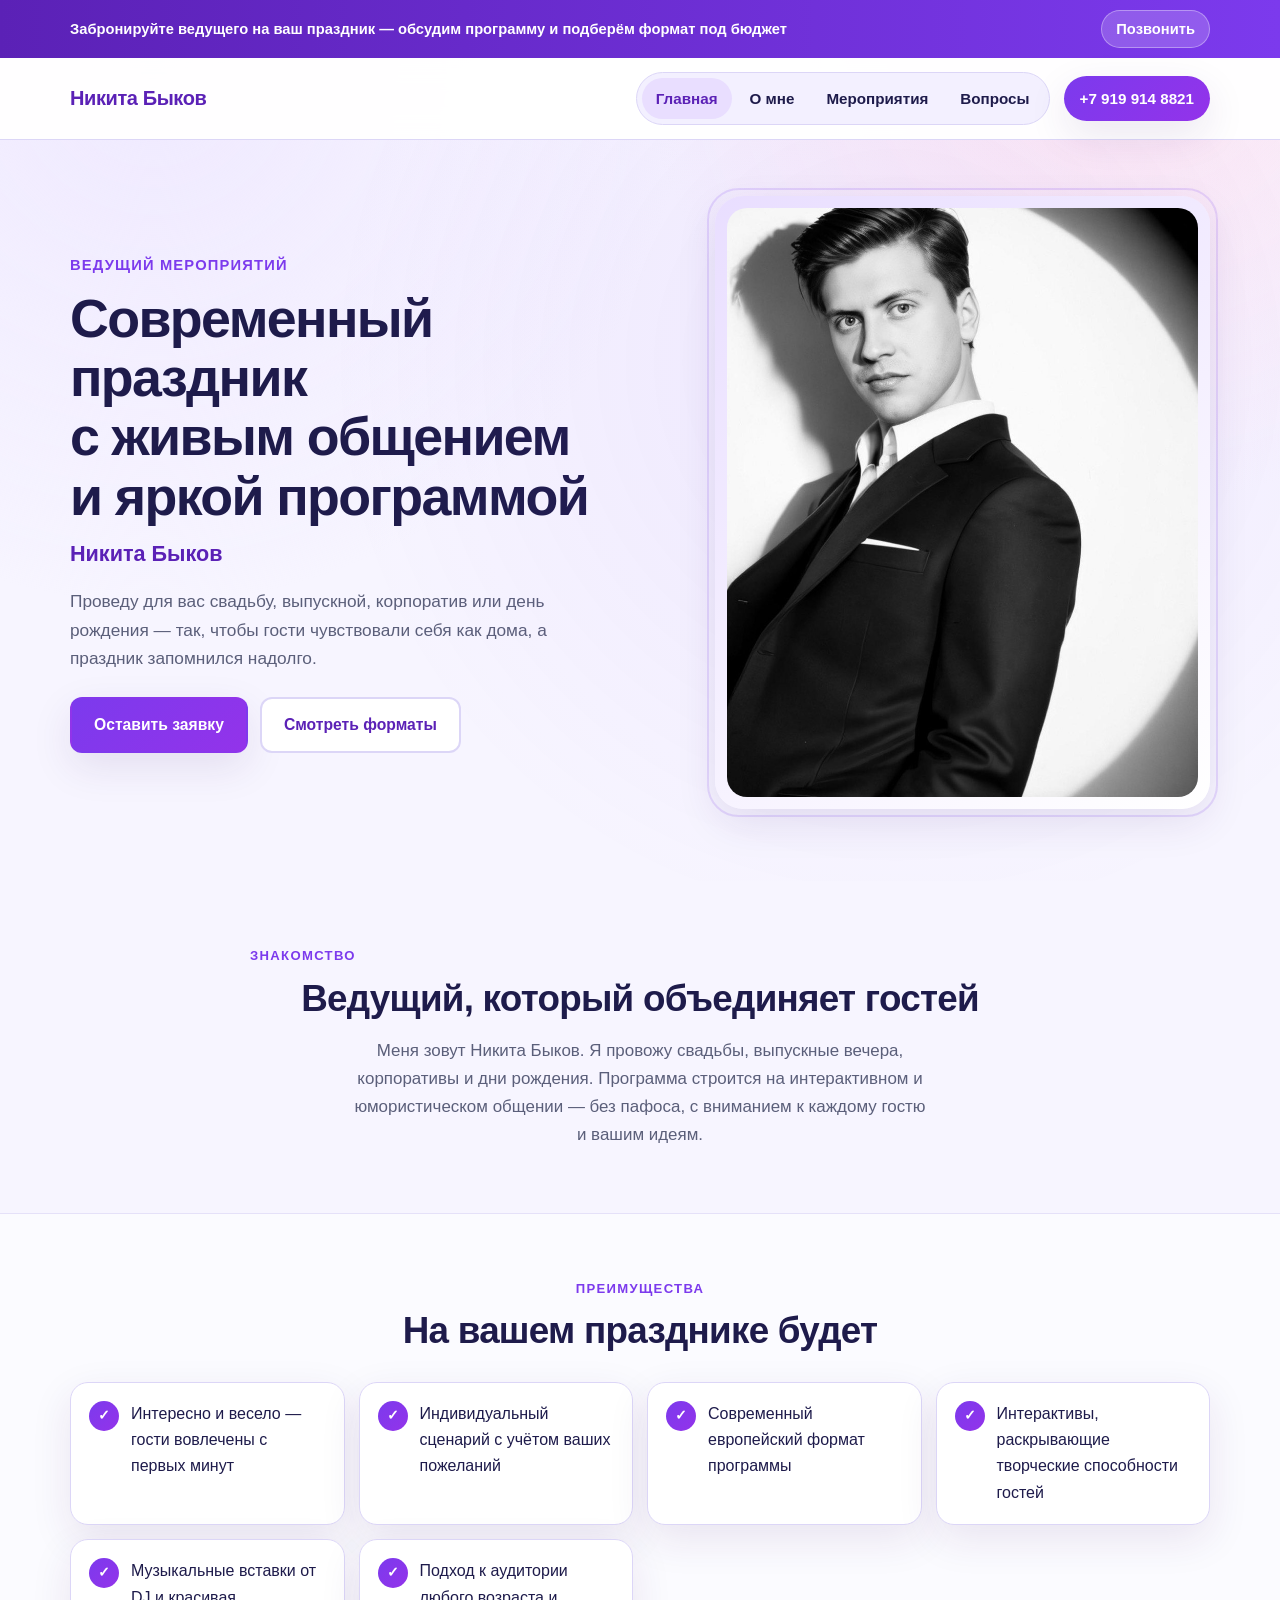
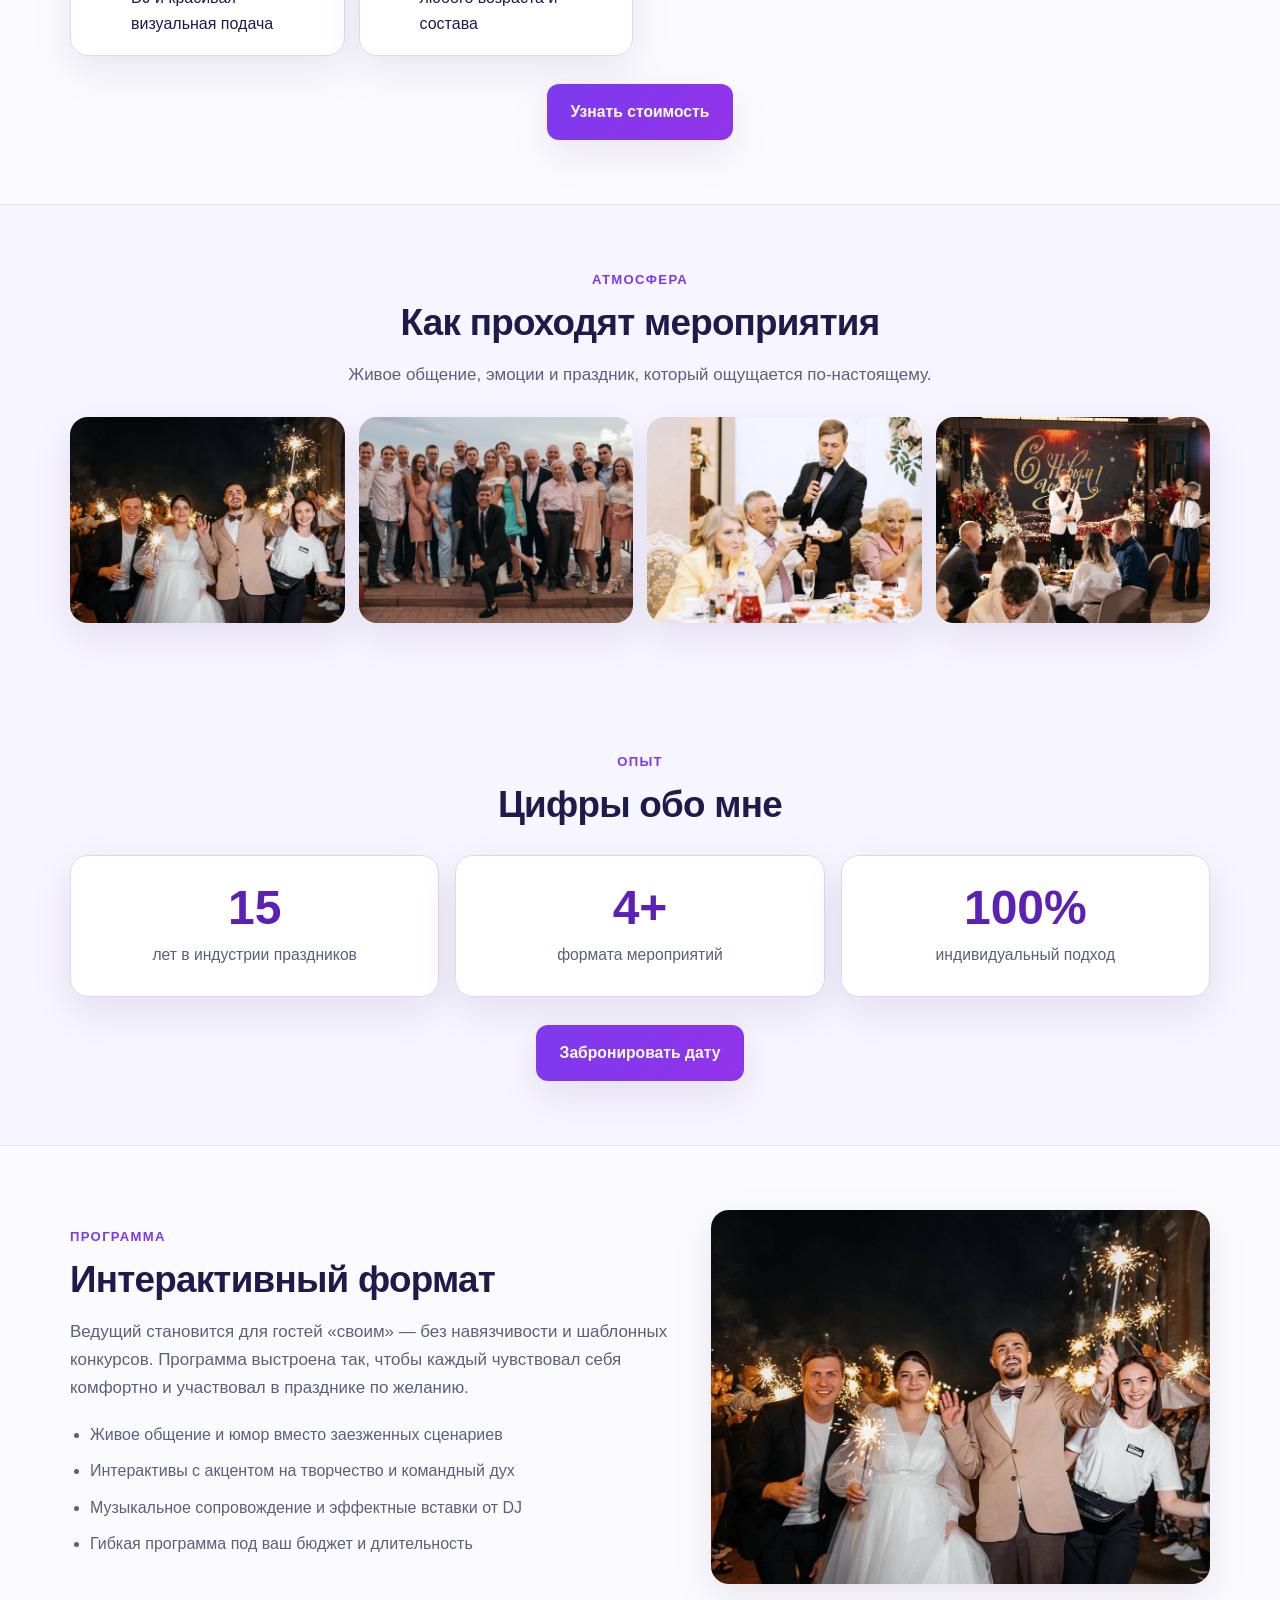
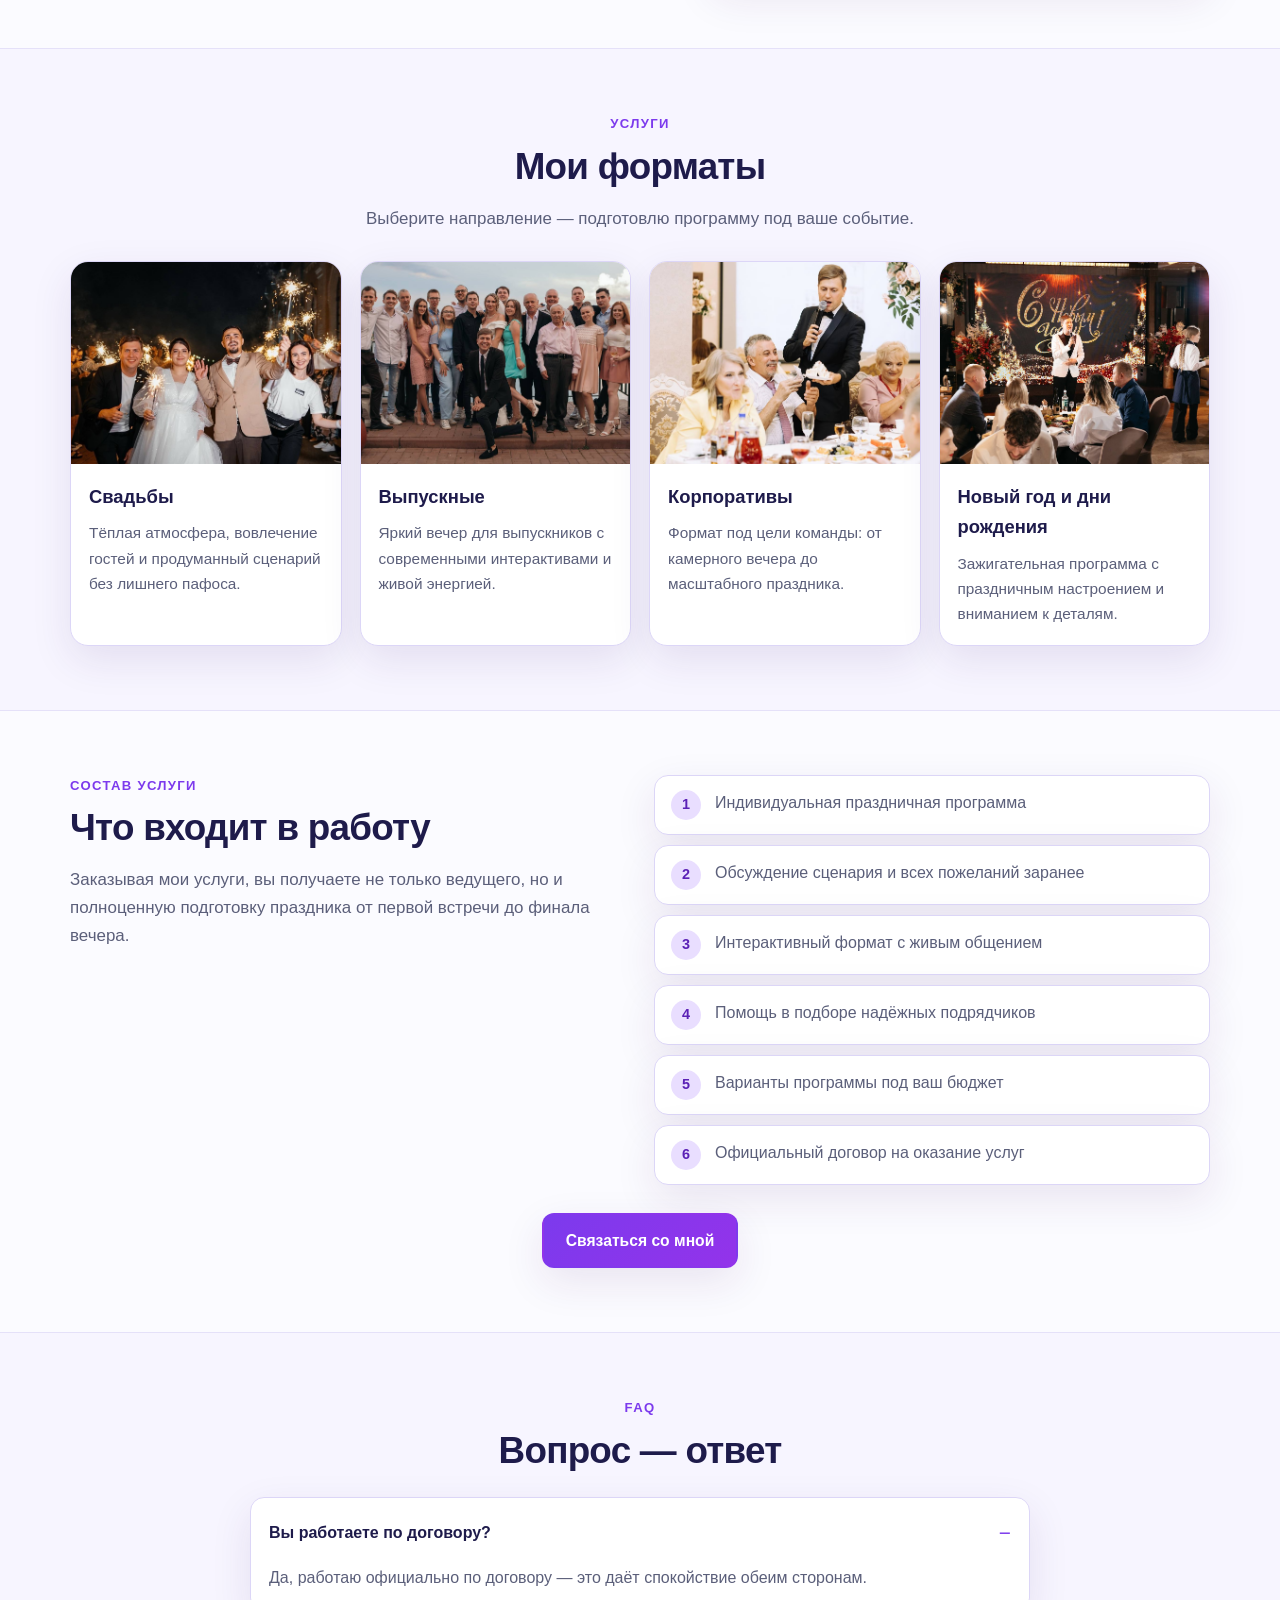
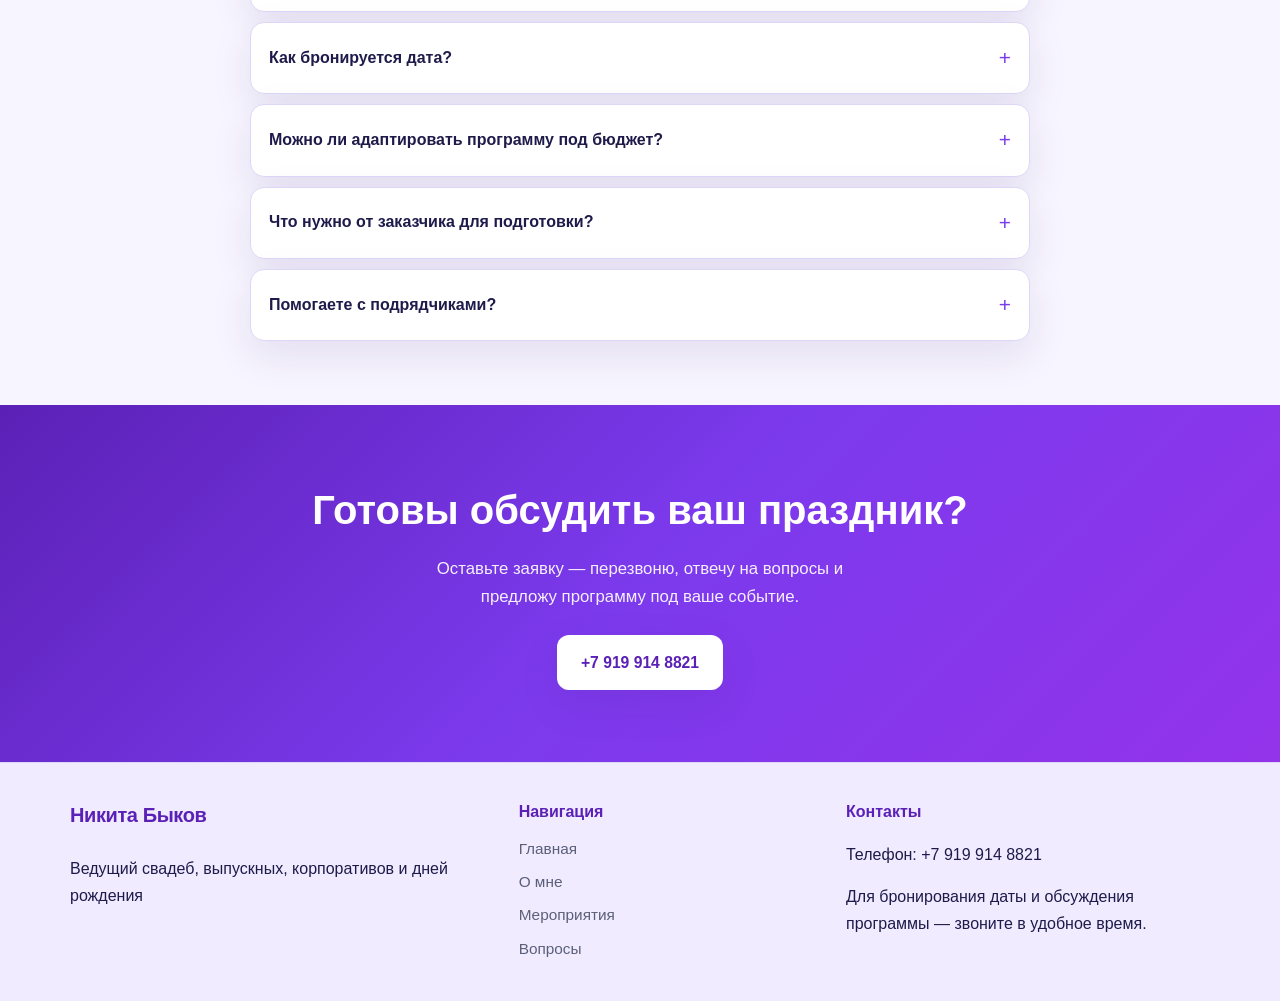
<file: index.html>
<!doctype html>
<html lang="ru">
  <head>
    <meta charset="UTF-8" />
    <meta name="viewport" content="width=device-width, initial-scale=1.0" />
    <title>Никита Быков — ведущий мероприятий</title>
    <link rel="stylesheet" href="styles.css" />
  </head>
  <body>
    <div class="promo-bar">
      <div class="container promo-inner">
        <span>Забронируйте ведущего на ваш праздник — обсудим программу и подберём формат под бюджет</span>
        <a href="tel:+79199148821">Позвонить</a>
      </div>
    </div>

    <header class="site-header">
      <div class="container header-inner">
        <a class="logo" href="index.html">Никита Быков</a>
        <button class="menu-toggle" type="button" aria-label="Открыть меню" aria-expanded="false">
          <span></span>
          <span></span>
          <span></span>
        </button>
        <div class="header-nav">
          <nav>
            <a class="active" href="index.html">Главная</a>
            <a href="about.html">О мне</a>
            <a href="events.html">Мероприятия</a>
            <a href="#faq">Вопросы</a>
          </nav>
          <a class="phone-link" href="tel:+79199148821">+7 919 914 8821</a>
        </div>
      </div>
    </header>

    <main>
      <section class="hero-banner">
        <div class="container hero-grid">
          <div class="hero-content">
            <p class="hero-label">Ведущий мероприятий</p>
            <h1>
              Современный праздник<br />
              с живым общением<br />
              и яркой программой
            </h1>
            <p class="hero-name">Никита Быков</p>
            <p class="hero-text">
              Проведу для вас свадьбу, выпускной, корпоратив или день рождения —
              так, чтобы гости чувствовали себя как дома, а праздник запомнился надолго.
            </p>
            <div class="hero-actions">
              <a class="btn btn-primary" href="tel:+79199148821">Оставить заявку</a>
              <a class="btn btn-outline" href="events.html">Смотреть форматы</a>
            </div>
          </div>
          <div class="hero-media">
            <div class="hero-photo-frame">
              <img src="image/mainPhoto.jpg" alt="Ведущий Никита Быков" />
            </div>
          </div>
        </div>
      </section>

      <section class="section" id="about">
        <div class="container narrow">
          <p class="section-kicker">Знакомство</p>
          <h2 class="section-heading center">Ведущий, который объединяет гостей</h2>
          <p class="section-lead center">
            Меня зовут Никита Быков. Я провожу свадьбы, выпускные вечера, корпоративы
            и дни рождения. Программа строится на интерактивном и юмористическом общении —
            без пафоса, с вниманием к каждому гостю и вашим идеям.
          </p>
        </div>
      </section>

      <section class="section section-soft">
        <div class="container">
          <p class="section-kicker center">Преимущества</p>
          <h2 class="section-heading center">На вашем празднике будет</h2>
          <ul class="benefits-grid">
            <li class="benefit-item">
              <span class="benefit-icon" aria-hidden="true">✓</span>
              <p>Интересно и весело — гости вовлечены с первых минут</p>
            </li>
            <li class="benefit-item">
              <span class="benefit-icon" aria-hidden="true">✓</span>
              <p>Индивидуальный сценарий с учётом ваших пожеланий</p>
            </li>
            <li class="benefit-item">
              <span class="benefit-icon" aria-hidden="true">✓</span>
              <p>Современный европейский формат программы</p>
            </li>
            <li class="benefit-item">
              <span class="benefit-icon" aria-hidden="true">✓</span>
              <p>Интерактивы, раскрывающие творческие способности гостей</p>
            </li>
            <li class="benefit-item">
              <span class="benefit-icon" aria-hidden="true">✓</span>
              <p>Музыкальные вставки от DJ и красивая визуальная подача</p>
            </li>
            <li class="benefit-item">
              <span class="benefit-icon" aria-hidden="true">✓</span>
              <p>Подход к аудитории любого возраста и состава</p>
            </li>
          </ul>
          <div class="center-actions">
            <a class="btn btn-primary" href="tel:+79199148821">Узнать стоимость</a>
          </div>
        </div>
      </section>

      <section class="section gallery-section">
        <div class="container">
          <p class="section-kicker center">Атмосфера</p>
          <h2 class="section-heading center">Как проходят мероприятия</h2>
          <p class="section-lead center">
            Живое общение, эмоции и праздник, который ощущается по-настоящему.
          </p>
          <div class="gallery-grid">
            <img src="image/wedding.jpg" alt="Свадебное мероприятие" />
            <img src="image/graduation.jpg" alt="Выпускной вечер" />
            <img src="image/corporate.jpg" alt="Корпоратив" />
            <img src="image/newyear.jpg" alt="Новогодний праздник" />
          </div>
        </div>
      </section>

      <section class="section stats-section">
        <div class="container">
          <p class="section-kicker center">Опыт</p>
          <h2 class="section-heading center">Цифры обо мне</h2>
          <div class="stats-grid">
            <article class="stat-card">
              <strong>15</strong>
              <span>лет в индустрии праздников</span>
            </article>
            <article class="stat-card">
              <strong>4+</strong>
              <span>формата мероприятий</span>
            </article>
            <article class="stat-card">
              <strong>100%</strong>
              <span>индивидуальный подход</span>
            </article>
          </div>
          <div class="center-actions">
            <a class="btn btn-primary" href="tel:+79199148821">Забронировать дату</a>
          </div>
        </div>
      </section>

      <section class="section section-soft" id="program">
        <div class="container program-layout">
          <div>
            <p class="section-kicker">Программа</p>
            <h2 class="section-heading">Интерактивный формат</h2>
            <p class="section-lead">
              Ведущий становится для гостей «своим» — без навязчивости и шаблонных конкурсов.
              Программа выстроена так, чтобы каждый чувствовал себя комфортно и участвовал
              в празднике по желанию.
            </p>
            <ul class="program-list">
              <li>Живое общение и юмор вместо заезженных сценариев</li>
              <li>Интерактивы с акцентом на творчество и командный дух</li>
              <li>Музыкальное сопровождение и эффектные вставки от DJ</li>
              <li>Гибкая программа под ваш бюджет и длительность</li>
            </ul>
          </div>
          <img
            class="program-photo"
            src="image/wedding.jpg"
            alt="Свадебное мероприятие с ведущим"
          />
        </div>
      </section>

      <section class="section" id="services">
        <div class="container">
          <p class="section-kicker center">Услуги</p>
          <h2 class="section-heading center">Мои форматы</h2>
          <p class="section-lead center">
            Выберите направление — подготовлю программу под ваше событие.
          </p>
          <div class="services-grid">
            <a class="service-card" href="events.html">
              <img src="image/wedding.jpg" alt="Свадьбы" />
              <div class="service-body">
                <h3>Свадьбы</h3>
                <p>Тёплая атмосфера, вовлечение гостей и продуманный сценарий без лишнего пафоса.</p>
              </div>
            </a>
            <a class="service-card" href="events.html">
              <img src="image/graduation.jpg" alt="Выпускные" />
              <div class="service-body">
                <h3>Выпускные</h3>
                <p>Яркий вечер для выпускников с современными интерактивами и живой энергией.</p>
              </div>
            </a>
            <a class="service-card" href="events.html">
              <img src="image/corporate.jpg" alt="Корпоративы" />
              <div class="service-body">
                <h3>Корпоративы</h3>
                <p>Формат под цели команды: от камерного вечера до масштабного праздника.</p>
              </div>
            </a>
            <a class="service-card" href="events.html">
              <img src="image/newyear.jpg" alt="Новый год и дни рождения" />
              <div class="service-body">
                <h3>Новый год и дни рождения</h3>
                <p>Зажигательная программа с праздничным настроением и вниманием к деталям.</p>
              </div>
            </a>
          </div>
        </div>
      </section>

      <section class="section section-soft">
        <div class="container included-layout">
          <div>
            <p class="section-kicker">Состав услуги</p>
            <h2 class="section-heading">Что входит в работу</h2>
            <p class="section-lead">
              Заказывая мои услуги, вы получаете не только ведущего, но и полноценную
              подготовку праздника от первой встречи до финала вечера.
            </p>
          </div>
          <ol class="included-list">
            <li>Индивидуальная праздничная программа</li>
            <li>Обсуждение сценария и всех пожеланий заранее</li>
            <li>Интерактивный формат с живым общением</li>
            <li>Помощь в подборе надёжных подрядчиков</li>
            <li>Варианты программы под ваш бюджет</li>
            <li>Официальный договор на оказание услуг</li>
          </ol>
        </div>
        <div class="container center-actions">
          <a class="btn btn-primary" href="tel:+79199148821">Связаться со мной</a>
        </div>
      </section>

      <section class="section" id="faq">
        <div class="container narrow">
          <p class="section-kicker center">FAQ</p>
          <h2 class="section-heading center">Вопрос — ответ</h2>
          <div class="faq-list">
            <details class="faq-item" open>
              <summary>Вы работаете по договору?</summary>
              <p>Да, работаю официально по договору — это даёт спокойствие обеим сторонам.</p>
            </details>
            <details class="faq-item">
              <summary>Как бронируется дата?</summary>
              <p>
                Свяжитесь со мной по телефону, обсудим формат и детали. После согласования
                фиксируем дату и условия.
              </p>
            </details>
            <details class="faq-item">
              <summary>Можно ли адаптировать программу под бюджет?</summary>
              <p>
                Да, предложу несколько вариантов программы в зависимости от ваших задач,
                количества гостей и продолжительности мероприятия.
              </p>
            </details>
            <details class="faq-item">
              <summary>Что нужно от заказчика для подготовки?</summary>
              <p>
                Расскажите о формате, пожеланиях и гостях — я подготовлю сценарий и помогу
                с организационными моментами.
              </p>
            </details>
            <details class="faq-item">
              <summary>Помогаете с подрядчиками?</summary>
              <p>
                Да, при необходимости порекомендую проверенных специалистов: DJ, фотографов
                и других партнёров.
              </p>
            </details>
          </div>
        </div>
      </section>

      <section class="cta-banner">
        <div class="container cta-inner">
          <h2>Готовы обсудить ваш праздник?</h2>
          <p>Оставьте заявку — перезвоню, отвечу на вопросы и предложу программу под ваше событие.</p>
          <a class="btn btn-light" href="tel:+79199148821">+7 919 914 8821</a>
        </div>
      </section>
    </main>

    <footer class="site-footer">
      <div class="container footer-grid">
        <div>
          <a class="logo footer-logo" href="index.html">Никита Быков</a>
          <p class="footer-note">Ведущий свадеб, выпускных, корпоративов и дней рождения</p>
        </div>
        <div>
          <h3 class="footer-title">Навигация</h3>
          <nav class="footer-nav">
            <a href="index.html">Главная</a>
            <a href="about.html">О мне</a>
            <a href="events.html">Мероприятия</a>
            <a href="#faq">Вопросы</a>
          </nav>
        </div>
        <div>
          <h3 class="footer-title">Контакты</h3>
          <p class="footer-note">Телефон: <a href="tel:+79199148821">+7 919 914 8821</a></p>
          <p class="footer-note">Для бронирования даты и обсуждения программы — звоните в удобное время.</p>
        </div>
      </div>
    </footer>

    <a class="floating-call" href="tel:+79199148821" aria-label="Позвонить">Позвонить</a>

    <script src="script.js"></script>
  </body>
</html>
</file>
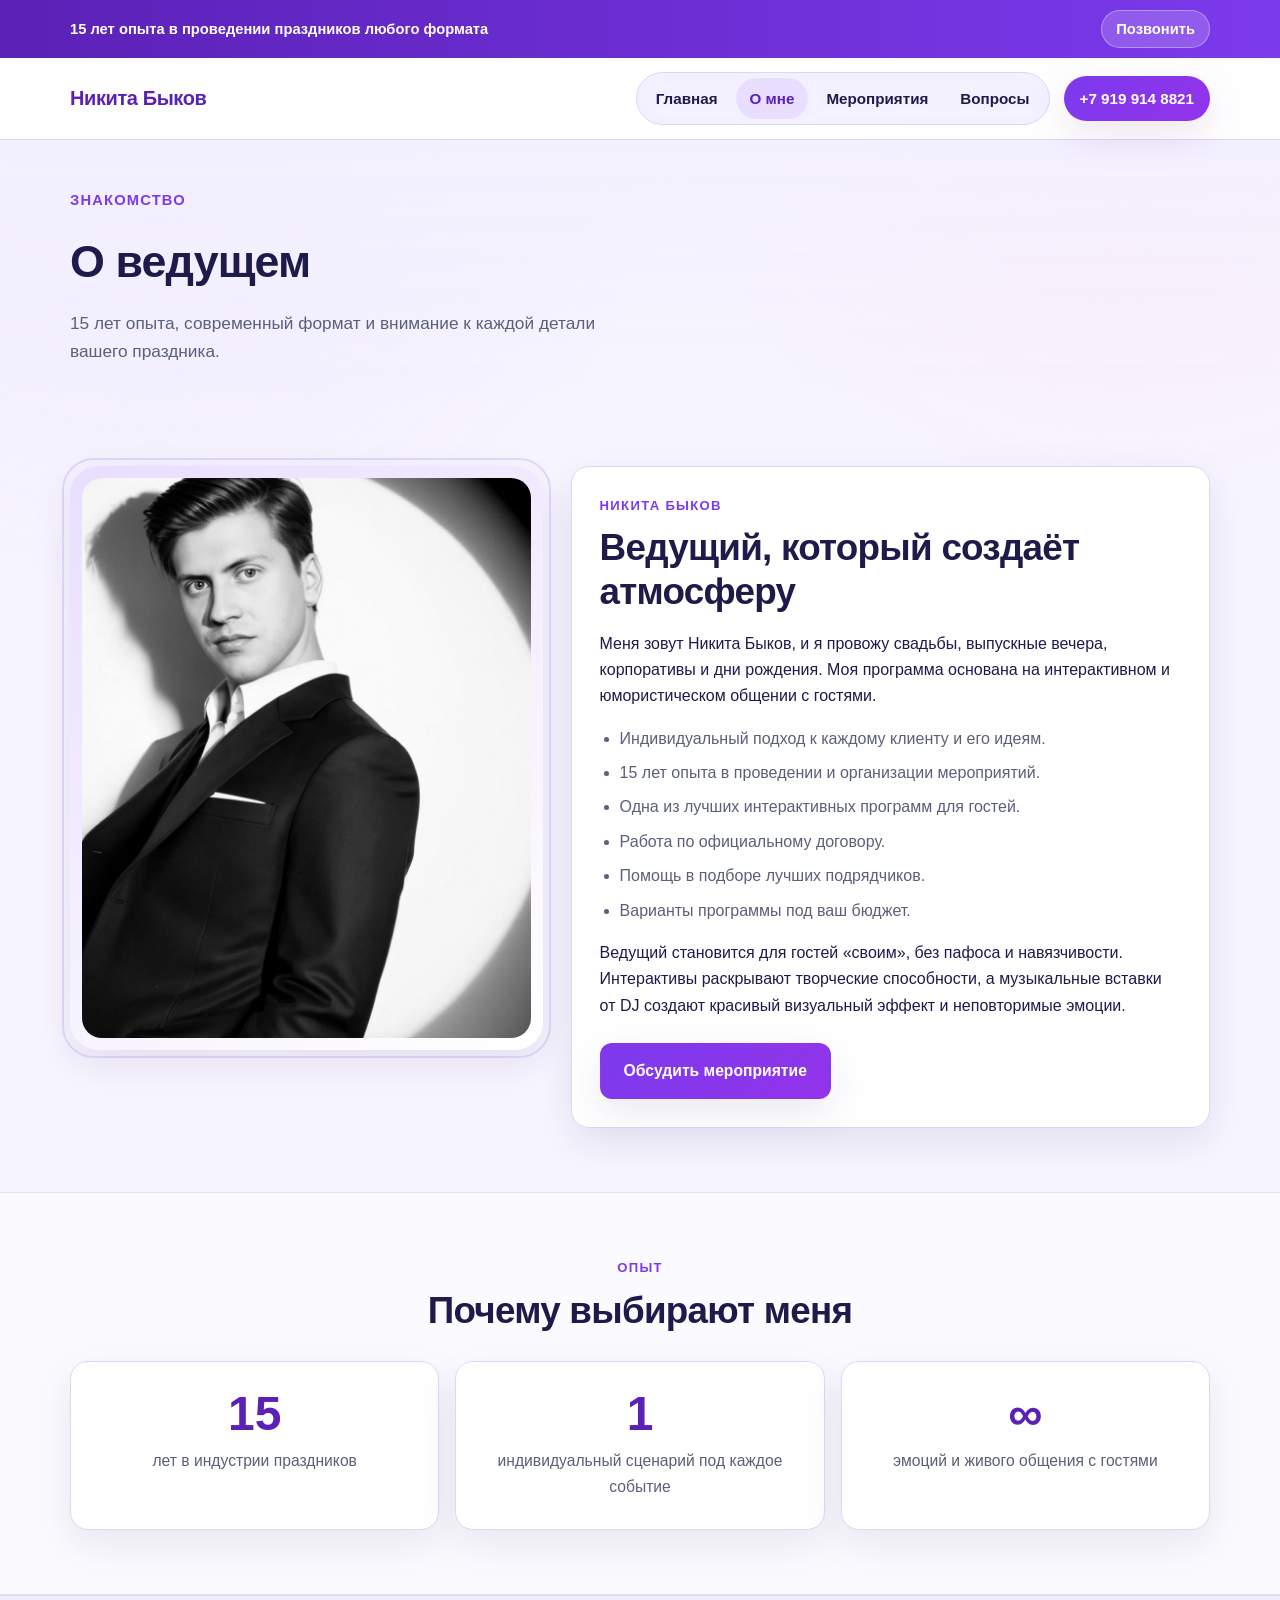
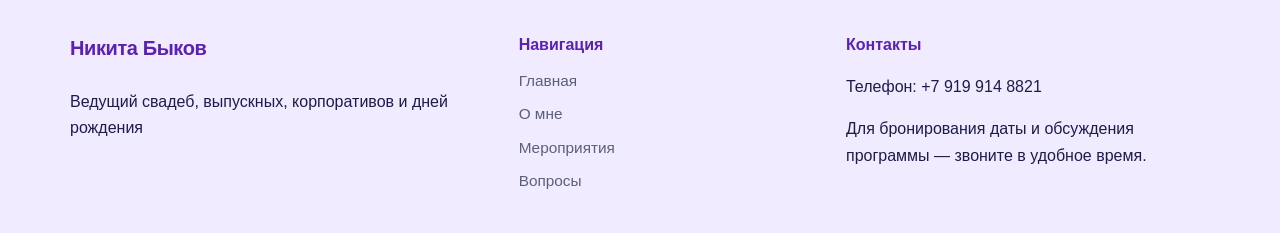
<file: about.html>
<!doctype html>
<html lang="ru">
  <head>
    <meta charset="UTF-8" />
    <meta name="viewport" content="width=device-width, initial-scale=1.0" />
    <title>О мне — Никита Быков</title>
    <link rel="stylesheet" href="styles.css" />
  </head>
  <body>
    <div class="promo-bar">
      <div class="container promo-inner">
        <span>15 лет опыта в проведении праздников любого формата</span>
        <a href="tel:+79199148821">Позвонить</a>
      </div>
    </div>

    <header class="site-header">
      <div class="container header-inner">
        <a class="logo" href="index.html">Никита Быков</a>
        <button class="menu-toggle" type="button" aria-label="Открыть меню" aria-expanded="false">
          <span></span>
          <span></span>
          <span></span>
        </button>
        <div class="header-nav">
          <nav>
            <a href="index.html">Главная</a>
            <a class="active" href="about.html">О мне</a>
            <a href="events.html">Мероприятия</a>
            <a href="index.html#faq">Вопросы</a>
          </nav>
          <a class="phone-link" href="tel:+79199148821">+7 919 914 8821</a>
        </div>
      </div>
    </header>

    <main>
      <section class="page-hero">
        <div class="container">
          <p class="hero-label">Знакомство</p>
          <h1>О ведущем</h1>
          <p class="page-hero-text">
            15 лет опыта, современный формат и внимание к каждой детали вашего праздника.
          </p>
        </div>
      </section>

      <section class="section">
        <div class="container about-layout">
          <div class="hero-photo-frame">
            <img
              class="about-photo"
              src="image/mainPhoto.jpg"
              alt="Никита Быков на мероприятии"
            />
          </div>
          <div class="content-card">
            <p class="section-kicker">Никита Быков</p>
            <h2 class="section-heading">Ведущий, который создаёт атмосферу</h2>
            <p>
              Меня зовут Никита Быков, и я провожу свадьбы, выпускные вечера,
              корпоративы и дни рождения. Моя программа основана на интерактивном
              и юмористическом общении с гостями.
            </p>
            <ul class="about-list">
              <li>Индивидуальный подход к каждому клиенту и его идеям.</li>
              <li>15 лет опыта в проведении и организации мероприятий.</li>
              <li>Одна из лучших интерактивных программ для гостей.</li>
              <li>Работа по официальному договору.</li>
              <li>Помощь в подборе лучших подрядчиков.</li>
              <li>Варианты программы под ваш бюджет.</li>
            </ul>
            <p>
              Ведущий становится для гостей «своим», без пафоса и навязчивости.
              Интерактивы раскрывают творческие способности, а музыкальные вставки
              от DJ создают красивый визуальный эффект и неповторимые эмоции.
            </p>
            <a class="btn btn-primary" href="tel:+79199148821">Обсудить мероприятие</a>
          </div>
        </div>
      </section>

      <section class="section section-soft">
        <div class="container">
          <p class="section-kicker center">Опыт</p>
          <h2 class="section-heading center">Почему выбирают меня</h2>
          <div class="stats-grid">
            <article class="stat-card">
              <strong>15</strong>
              <span>лет в индустрии праздников</span>
            </article>
            <article class="stat-card">
              <strong>1</strong>
              <span>индивидуальный сценарий под каждое событие</span>
            </article>
            <article class="stat-card">
              <strong>∞</strong>
              <span>эмоций и живого общения с гостями</span>
            </article>
          </div>
        </div>
      </section>
    </main>

    <footer class="site-footer">
      <div class="container footer-grid">
        <div>
          <a class="logo footer-logo" href="index.html">Никита Быков</a>
          <p class="footer-note">Ведущий свадеб, выпускных, корпоративов и дней рождения</p>
        </div>
        <div>
          <h3 class="footer-title">Навигация</h3>
          <nav class="footer-nav">
            <a href="index.html">Главная</a>
            <a href="about.html">О мне</a>
            <a href="events.html">Мероприятия</a>
            <a href="index.html#faq">Вопросы</a>
          </nav>
        </div>
        <div>
          <h3 class="footer-title">Контакты</h3>
          <p class="footer-note">Телефон: <a href="tel:+79199148821">+7 919 914 8821</a></p>
          <p class="footer-note">Для бронирования даты и обсуждения программы — звоните в удобное время.</p>
        </div>
      </div>
    </footer>

    <a class="floating-call" href="tel:+79199148821" aria-label="Позвонить">Позвонить</a>

    <script src="script.js"></script>
  </body>
</html>
</file>
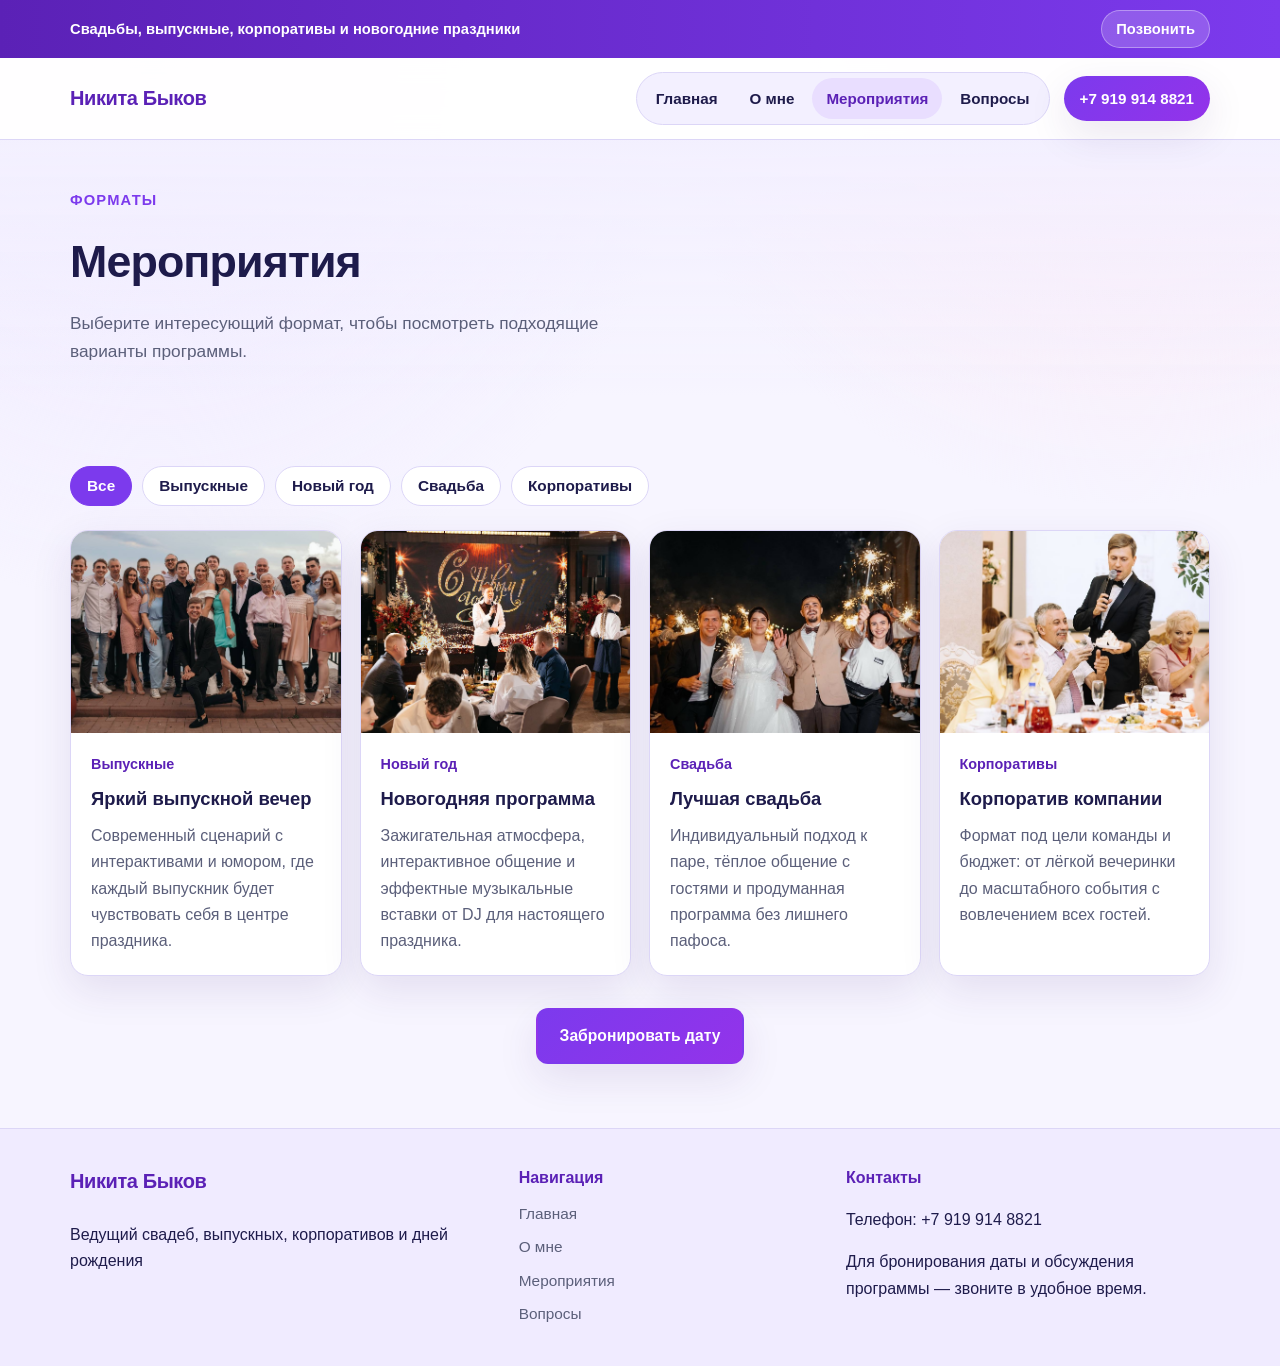
<file: events.html>
<!doctype html>
<html lang="ru">
  <head>
    <meta charset="UTF-8" />
    <meta name="viewport" content="width=device-width, initial-scale=1.0" />
    <title>Мероприятия — Никита Быков</title>
    <link rel="stylesheet" href="styles.css" />
  </head>
  <body>
    <div class="promo-bar">
      <div class="container promo-inner">
        <span>Свадьбы, выпускные, корпоративы и новогодние праздники</span>
        <a href="tel:+79199148821">Позвонить</a>
      </div>
    </div>

    <header class="site-header">
      <div class="container header-inner">
        <a class="logo" href="index.html">Никита Быков</a>
        <button class="menu-toggle" type="button" aria-label="Открыть меню" aria-expanded="false">
          <span></span>
          <span></span>
          <span></span>
        </button>
        <div class="header-nav">
          <nav>
            <a href="index.html">Главная</a>
            <a href="about.html">О мне</a>
            <a class="active" href="events.html">Мероприятия</a>
            <a href="index.html#faq">Вопросы</a>
          </nav>
          <a class="phone-link" href="tel:+79199148821">+7 919 914 8821</a>
        </div>
      </div>
    </header>

    <main>
      <section class="page-hero">
        <div class="container">
          <p class="hero-label">Форматы</p>
          <h1>Мероприятия</h1>
          <p class="page-hero-text">
            Выберите интересующий формат, чтобы посмотреть подходящие варианты программы.
          </p>
        </div>
      </section>

      <section class="section">
        <div class="container">
          <div class="filter-bar">
            <button class="filter-btn active" data-filter="all">Все</button>
            <button class="filter-btn" data-filter="graduation">Выпускные</button>
            <button class="filter-btn" data-filter="newyear">Новый год</button>
            <button class="filter-btn" data-filter="wedding">Свадьба</button>
            <button class="filter-btn" data-filter="corporate">Корпоративы</button>
          </div>

          <div class="events-grid">
            <article class="event-card" data-category="graduation">
              <div class="event-media">
                <img src="image/graduation.jpg" alt="Выпускной вечер" />
              </div>
              <div class="content">
                <div class="event-tag">Выпускные</div>
                <h3>Яркий выпускной вечер</h3>
                <p>
                  Современный сценарий с интерактивами и юмором, где каждый
                  выпускник будет чувствовать себя в центре праздника.
                </p>
              </div>
            </article>

            <article class="event-card" data-category="newyear">
              <div class="event-media">
                <img src="image/newyear.jpg" alt="Новый год" />
              </div>
              <div class="content">
                <div class="event-tag">Новый год</div>
                <h3>Новогодняя программа</h3>
                <p>
                  Зажигательная атмосфера, интерактивное общение и эффектные
                  музыкальные вставки от DJ для настоящего праздника.
                </p>
              </div>
            </article>

            <article class="event-card" data-category="wedding">
              <div class="event-media">
                <img src="image/wedding.jpg" alt="Свадьба" />
              </div>
              <div class="content">
                <div class="event-tag">Свадьба</div>
                <h3>Лучшая свадьба</h3>
                <p>
                  Индивидуальный подход к паре, тёплое общение с гостями и
                  продуманная программа без лишнего пафоса.
                </p>
              </div>
            </article>

            <article class="event-card" data-category="corporate">
              <div class="event-media">
                <img src="image/corporate.jpg" alt="Корпоратив" />
              </div>
              <div class="content">
                <div class="event-tag">Корпоративы</div>
                <h3>Корпоратив компании</h3>
                <p>
                  Формат под цели команды и бюджет: от лёгкой вечеринки до
                  масштабного события с вовлечением всех гостей.
                </p>
              </div>
            </article>
          </div>

          <div class="center-actions" style="margin-top: 32px">
            <a class="btn btn-primary" href="tel:+79199148821">Забронировать дату</a>
          </div>
        </div>
      </section>
    </main>

    <footer class="site-footer">
      <div class="container footer-grid">
        <div>
          <a class="logo footer-logo" href="index.html">Никита Быков</a>
          <p class="footer-note">Ведущий свадеб, выпускных, корпоративов и дней рождения</p>
        </div>
        <div>
          <h3 class="footer-title">Навигация</h3>
          <nav class="footer-nav">
            <a href="index.html">Главная</a>
            <a href="about.html">О мне</a>
            <a href="events.html">Мероприятия</a>
            <a href="index.html#faq">Вопросы</a>
          </nav>
        </div>
        <div>
          <h3 class="footer-title">Контакты</h3>
          <p class="footer-note">Телефон: <a href="tel:+79199148821">+7 919 914 8821</a></p>
          <p class="footer-note">Для бронирования даты и обсуждения программы — звоните в удобное время.</p>
        </div>
      </div>
    </footer>

    <a class="floating-call" href="tel:+79199148821" aria-label="Позвонить">Позвонить</a>

    <script src="script.js"></script>
  </body>
</html>
</file>
<file: styles.css>
:root {
  --bg: #f7f5ff;
  --surface: #ffffff;
  --surface-soft: #f3f0ff;
  --text: #1e1b4b;
  --muted: #5b5f7a;
  --accent: #7c3aed;
  --accent-dark: #5b21b6;
  --accent-light: #e9deff;
  --border: #dcd6f7;
  --shadow: 0 14px 40px rgba(60, 25, 110, 0.1);
  --radius: 18px;
}

* {
  box-sizing: border-box;
}

body {
  margin: 0;
  font-family: "Segoe UI", Tahoma, sans-serif;
  background: var(--bg);
  color: var(--text);
  line-height: 1.65;
}

body::before {
  content: "";
  position: fixed;
  inset: 0;
  z-index: -1;
  pointer-events: none;
  background:
    radial-gradient(circle at 12% 8%, #efe9ff 0, transparent 38%),
    radial-gradient(circle at 88% 2%, #ffe8f3 0, transparent 34%);
}

/* Promo bar */

.promo-bar {
  background: linear-gradient(90deg, var(--accent-dark), var(--accent));
  color: #fff;
  font-size: 0.92rem;
}

.promo-inner {
  display: flex;
  align-items: center;
  justify-content: space-between;
  gap: 16px;
  padding: 10px 0;
}

.promo-inner span {
  font-weight: 600;
}

.promo-inner a {
  flex-shrink: 0;
  background: rgba(255, 255, 255, 0.18);
  border: 1px solid rgba(255, 255, 255, 0.35);
  border-radius: 999px;
  padding: 6px 14px;
  font-weight: 700;
  transition: background 0.2s ease;
}

.promo-inner a:hover {
  background: rgba(255, 255, 255, 0.28);
}

a {
  color: inherit;
  text-decoration: none;
}

img {
  display: block;
  max-width: 100%;
}

.container {
  width: min(1140px, 92%);
  margin: 0 auto;
}

.narrow {
  width: min(780px, 92%);
}

/* Header */

.site-header {
  position: sticky;
  top: 0;
  z-index: 30;
  border-bottom: 1px solid var(--border);
  background: rgba(255, 255, 255, 0.94);
  backdrop-filter: blur(14px);
}

.header-inner {
  display: flex;
  align-items: center;
  justify-content: space-between;
  gap: 16px;
  padding: 14px 0;
}

.logo {
  font-size: 1.25rem;
  font-weight: 800;
  color: var(--accent-dark);
  letter-spacing: -0.02em;
}

.header-nav {
  display: flex;
  align-items: center;
  gap: 14px;
}

.site-header nav {
  display: flex;
  gap: 4px;
  background: var(--surface-soft);
  border: 1px solid var(--border);
  border-radius: 999px;
  padding: 5px;
}

.site-header nav a {
  padding: 8px 14px;
  border-radius: 999px;
  font-size: 0.95rem;
  font-weight: 600;
  transition: background 0.2s ease, color 0.2s ease;
}

.site-header nav a:hover,
.site-header nav a.active {
  background: var(--accent-light);
  color: var(--accent-dark);
}

.phone-link {
  display: inline-flex;
  align-items: center;
  white-space: nowrap;
  background: linear-gradient(135deg, var(--accent), #9333ea);
  color: #fff;
  border-radius: 999px;
  padding: 10px 16px;
  font-weight: 700;
  font-size: 0.95rem;
  box-shadow: var(--shadow);
  transition: transform 0.2s ease;
}

.phone-link:hover {
  transform: translateY(-1px);
}

.menu-toggle {
  display: none;
  flex-direction: column;
  justify-content: center;
  gap: 5px;
  width: 42px;
  height: 42px;
  border: 1px solid var(--border);
  border-radius: 12px;
  background: var(--surface);
  cursor: pointer;
  padding: 10px;
}

.menu-toggle span {
  display: block;
  height: 2px;
  background: var(--accent-dark);
  border-radius: 2px;
  transition: transform 0.2s ease, opacity 0.2s ease;
}

.menu-toggle.is-open span:nth-child(1) {
  transform: translateY(7px) rotate(45deg);
}

.menu-toggle.is-open span:nth-child(2) {
  opacity: 0;
}

.menu-toggle.is-open span:nth-child(3) {
  transform: translateY(-7px) rotate(-45deg);
}

/* Hero */

.hero-banner {
  padding: 56px 0 72px;
  position: relative;
  overflow: hidden;
}

.hero-banner::before {
  content: "";
  position: absolute;
  inset: 0;
  background: radial-gradient(circle at 70% 30%, rgba(124, 58, 237, 0.08), transparent 55%);
  pointer-events: none;
}

.hero-grid {
  display: grid;
  grid-template-columns: 1.1fr 0.9fr;
  gap: 40px;
  align-items: center;
}

.hero-label {
  margin: 0 0 12px;
  color: var(--accent);
  font-weight: 700;
  font-size: 0.92rem;
  text-transform: uppercase;
  letter-spacing: 0.08em;
}

.hero-content h1 {
  margin: 0 0 10px;
  font-size: clamp(2rem, 4.2vw, 3.4rem);
  line-height: 1.1;
  letter-spacing: -0.03em;
}

.hero-name {
  margin: 0 0 16px;
  font-size: 1.35rem;
  font-weight: 700;
  color: var(--accent-dark);
}

.hero-text {
  margin: 0 0 24px;
  color: var(--muted);
  font-size: 1.08rem;
  max-width: 52ch;
}

.hero-actions {
  display: flex;
  flex-wrap: wrap;
  gap: 12px;
}

.hero-photo-frame {
  position: relative;
  padding: 12px;
  border-radius: 28px;
  background: linear-gradient(145deg, var(--accent-light), #fff);
  box-shadow: var(--shadow);
}

.hero-photo-frame::after {
  content: "";
  position: absolute;
  inset: -8px;
  border: 2px solid rgba(124, 58, 237, 0.15);
  border-radius: 32px;
  z-index: -1;
}

.hero-media img {
  width: 100%;
  aspect-ratio: 4 / 5;
  object-fit: cover;
  border-radius: 20px;
}

/* Page hero */

.page-hero {
  padding: 48px 0 36px;
  background: linear-gradient(180deg, var(--surface-soft) 0, transparent 100%);
}

.page-hero h1 {
  margin: 0 0 10px;
  font-size: clamp(2rem, 4vw, 2.8rem);
  letter-spacing: -0.02em;
}

.page-hero-text {
  margin: 0;
  color: var(--muted);
  font-size: 1.08rem;
  max-width: 60ch;
}

/* Sections */

main {
  min-height: calc(100vh - 260px);
}

.section {
  padding: 64px 0;
}

.section-soft {
  background: rgba(255, 255, 255, 0.55);
  border-block: 1px solid rgba(220, 214, 247, 0.7);
}

.section-kicker {
  margin: 0 0 10px;
  color: var(--accent);
  font-size: 0.82rem;
  font-weight: 800;
  text-transform: uppercase;
  letter-spacing: 0.1em;
}

.section-kicker.center {
  text-align: center;
}

.section-heading {
  margin: 0 0 16px;
  font-size: clamp(1.7rem, 3vw, 2.3rem);
  line-height: 1.2;
  letter-spacing: -0.02em;
}

.section-heading.center,
.section-lead.center {
  text-align: center;
}

.section-lead {
  margin: 0;
  color: var(--muted);
  font-size: 1.06rem;
}

.section-lead.center {
  margin-inline: auto;
  max-width: 62ch;
}

.center-actions {
  display: flex;
  justify-content: center;
  margin-top: 28px;
}

/* Buttons */

.btn {
  display: inline-flex;
  align-items: center;
  justify-content: center;
  padding: 13px 22px;
  border-radius: 12px;
  font-weight: 700;
  font-size: 0.98rem;
  transition: transform 0.2s ease, box-shadow 0.2s ease;
  border: 2px solid transparent;
}

.btn:hover {
  transform: translateY(-2px);
}

.btn-primary {
  background: linear-gradient(135deg, var(--accent), #9333ea);
  color: #fff;
  box-shadow: var(--shadow);
}

.btn-outline {
  background: var(--surface);
  color: var(--accent-dark);
  border-color: var(--border);
}

.btn-light {
  background: #fff;
  color: var(--accent-dark);
  box-shadow: var(--shadow);
}

/* Benefits */

.benefits-grid {
  list-style: none;
  margin: 28px 0 0;
  padding: 0;
  display: grid;
  grid-template-columns: repeat(auto-fit, minmax(260px, 1fr));
  gap: 14px;
}

.benefit-item {
  display: flex;
  gap: 12px;
  align-items: flex-start;
  background: var(--surface);
  border: 1px solid var(--border);
  border-radius: var(--radius);
  padding: 18px;
  box-shadow: var(--shadow);
}

.benefit-icon {
  flex-shrink: 0;
  width: 30px;
  height: 30px;
  display: inline-flex;
  align-items: center;
  justify-content: center;
  border-radius: 50%;
  background: linear-gradient(135deg, var(--accent), #9333ea);
  color: #fff;
  font-size: 0.9rem;
  font-weight: 700;
}

.benefit-item p {
  margin: 0;
}

/* Gallery */

.gallery-grid {
  display: grid;
  grid-template-columns: repeat(4, 1fr);
  gap: 14px;
  margin-top: 28px;
}

.gallery-grid img {
  width: 100%;
  aspect-ratio: 4 / 3;
  object-fit: cover;
  border-radius: var(--radius);
  box-shadow: var(--shadow);
  transition: transform 0.25s ease;
}

.gallery-grid img:hover {
  transform: scale(1.02);
}

/* Stats */

.stats-grid {
  display: grid;
  grid-template-columns: repeat(3, 1fr);
  gap: 16px;
  margin-top: 28px;
}

.stat-card {
  text-align: center;
  background: var(--surface);
  border: 1px solid var(--border);
  border-radius: var(--radius);
  padding: 28px 18px;
  box-shadow: var(--shadow);
}

.stat-card strong {
  display: block;
  font-size: clamp(2.2rem, 4vw, 3rem);
  line-height: 1;
  color: var(--accent-dark);
  margin-bottom: 10px;
}

.stat-card span {
  color: var(--muted);
  font-size: 0.98rem;
}

/* Program */

.program-layout {
  display: grid;
  grid-template-columns: 1.1fr 0.9fr;
  gap: 32px;
  align-items: center;
}

.program-photo {
  width: 100%;
  aspect-ratio: 4 / 3;
  object-fit: cover;
  border-radius: var(--radius);
  box-shadow: var(--shadow);
}

.program-list {
  margin: 20px 0 0;
  padding-left: 20px;
}

.program-list li {
  margin-bottom: 10px;
  color: var(--muted);
}

/* Services */

.services-grid {
  display: grid;
  grid-template-columns: repeat(auto-fit, minmax(240px, 1fr));
  gap: 18px;
  margin-top: 28px;
}

.service-card {
  display: flex;
  flex-direction: column;
  background: var(--surface);
  border: 1px solid var(--border);
  border-radius: var(--radius);
  overflow: hidden;
  box-shadow: var(--shadow);
  transition: transform 0.2s ease;
}

.service-card:hover {
  transform: translateY(-4px);
}

.service-card img {
  width: 100%;
  aspect-ratio: 4 / 3;
  object-fit: cover;
}

.service-body {
  padding: 18px;
  flex: 1;
}

.service-body h3 {
  margin: 0 0 8px;
  font-size: 1.15rem;
}

.service-body p {
  margin: 0;
  color: var(--muted);
  font-size: 0.96rem;
}

/* Included */

.included-layout {
  display: grid;
  grid-template-columns: 1fr 1fr;
  gap: 28px;
  align-items: start;
  margin-bottom: 8px;
}

.included-list {
  margin: 0;
  padding: 0;
  list-style: none;
  counter-reset: included;
  display: grid;
  gap: 10px;
}

.included-list li {
  counter-increment: included;
  display: flex;
  gap: 14px;
  align-items: flex-start;
  background: var(--surface);
  border: 1px solid var(--border);
  border-radius: 14px;
  padding: 14px 16px;
  color: var(--muted);
  box-shadow: var(--shadow);
}

.included-list li::before {
  content: counter(included);
  flex-shrink: 0;
  width: 30px;
  height: 30px;
  display: inline-flex;
  align-items: center;
  justify-content: center;
  border-radius: 50%;
  background: var(--accent-light);
  color: var(--accent-dark);
  font-weight: 800;
  font-size: 0.9rem;
}

/* FAQ */

.faq-list {
  margin-top: 24px;
  display: grid;
  gap: 10px;
}

.faq-item {
  background: var(--surface);
  border: 1px solid var(--border);
  border-radius: 14px;
  padding: 4px 18px;
  box-shadow: var(--shadow);
}

.faq-item summary {
  cursor: pointer;
  font-weight: 700;
  padding: 14px 0;
  list-style: none;
  display: flex;
  align-items: center;
  justify-content: space-between;
  gap: 12px;
}

.faq-item summary::-webkit-details-marker {
  display: none;
}

.faq-item summary::after {
  content: "+";
  color: var(--accent);
  font-size: 1.3rem;
  font-weight: 400;
  flex-shrink: 0;
}

.faq-item[open] summary::after {
  content: "−";
}

.faq-item p {
  margin: 0 0 16px;
  color: var(--muted);
}

/* CTA */

.cta-banner {
  padding: 72px 0;
  background: linear-gradient(135deg, var(--accent-dark), var(--accent), #9333ea);
  color: #fff;
}

.cta-inner {
  text-align: center;
}

.cta-inner h2 {
  margin: 0 0 12px;
  font-size: clamp(1.8rem, 3.5vw, 2.5rem);
}

.cta-inner p {
  margin: 0 auto 24px;
  max-width: 52ch;
  opacity: 0.92;
  font-size: 1.05rem;
}

/* About page */

.about-layout {
  display: grid;
  grid-template-columns: 0.85fr 1.15fr;
  gap: 28px;
  align-items: start;
}

.about-photo {
  width: 100%;
  aspect-ratio: 4 / 5;
  object-fit: cover;
  border-radius: 20px;
}

.content-card {
  background: var(--surface);
  border: 1px solid var(--border);
  border-radius: var(--radius);
  padding: 28px;
  box-shadow: var(--shadow);
}

.about-list {
  margin: 16px 0;
  padding-left: 20px;
}

.about-list li {
  margin-bottom: 8px;
  color: var(--muted);
}

.content-card .btn {
  margin-top: 8px;
}

/* Events */

.filter-bar {
  display: flex;
  flex-wrap: wrap;
  gap: 10px;
  margin-bottom: 24px;
}

.filter-btn {
  border: 1px solid var(--border);
  background: var(--surface);
  color: var(--text);
  padding: 10px 16px;
  border-radius: 999px;
  cursor: pointer;
  font-size: 0.96rem;
  font-weight: 600;
  transition: all 0.2s ease;
}

.filter-btn:hover {
  border-color: var(--accent);
  color: var(--accent-dark);
}

.filter-btn.active {
  background: var(--accent);
  color: #fff;
  border-color: var(--accent);
}

.events-grid {
  display: grid;
  grid-template-columns: repeat(auto-fit, minmax(250px, 1fr));
  gap: 18px;
  align-items: stretch;
}

.event-card {
  display: flex;
  flex-direction: column;
  background: var(--surface);
  border: 1px solid var(--border);
  border-radius: var(--radius);
  overflow: hidden;
  box-shadow: var(--shadow);
  transition: transform 0.2s ease;
}

.event-card:hover {
  transform: translateY(-3px);
}

.event-media {
  overflow: hidden;
}

.event-card img {
  width: 100%;
  aspect-ratio: 4 / 3;
  object-fit: cover;
  transition: transform 0.3s ease;
}

.event-card:hover img {
  transform: scale(1.04);
}

.event-card .content {
  display: flex;
  flex-direction: column;
  gap: 8px;
  padding: 20px;
  flex: 1;
  min-height: 170px;
}

.event-tag {
  color: var(--accent-dark);
  font-size: 0.9rem;
  font-weight: 700;
}

.event-card h3 {
  margin: 0;
  font-size: 1.15rem;
}

.event-card p {
  margin: 0;
  color: var(--muted);
  flex: 1;
}

/* Footer */

.site-footer {
  border-top: 1px solid var(--border);
  background: #f0ebff;
  padding: 36px 0 40px;
}

.footer-grid {
  display: grid;
  grid-template-columns: 1.4fr 1fr 1.2fr;
  gap: 24px;
}

.footer-logo {
  display: inline-block;
  margin-bottom: 8px;
}

.footer-title {
  margin: 0 0 10px;
  color: var(--accent-dark);
  font-size: 1rem;
}

.footer-nav {
  display: grid;
  gap: 8px;
}

.footer-nav a {
  color: var(--muted);
  font-size: 0.96rem;
  transition: color 0.2s ease;
}

.footer-nav a:hover {
  color: var(--accent-dark);
}

/* Floating call */

.floating-call {
  display: none;
  position: fixed;
  right: 18px;
  bottom: 18px;
  z-index: 40;
  background: linear-gradient(135deg, var(--accent), #9333ea);
  color: #fff;
  border-radius: 999px;
  padding: 14px 20px;
  font-weight: 800;
  box-shadow: 0 10px 30px rgba(91, 33, 182, 0.35);
  transition: transform 0.2s ease;
}

.floating-call:hover {
  transform: translateY(-2px);
}

/* Responsive */

@media (max-width: 980px) {
  .menu-toggle {
    display: flex;
  }

  .header-nav {
    position: absolute;
    top: 100%;
    left: 0;
    right: 0;
    flex-direction: column;
    align-items: stretch;
    gap: 12px;
    padding: 16px 4%;
    background: rgba(255, 255, 255, 0.98);
    border-bottom: 1px solid var(--border);
    display: none;
  }

  .header-nav.is-open {
    display: flex;
  }

  .site-header .header-inner {
    position: relative;
    flex-wrap: wrap;
  }

  .site-header nav {
    flex-direction: column;
    border-radius: 14px;
  }

  .site-header nav a {
    text-align: center;
  }

  .phone-link {
    justify-content: center;
  }

  .hero-grid,
  .program-layout,
  .included-layout,
  .about-layout {
    grid-template-columns: 1fr;
  }

  .stats-grid {
    grid-template-columns: 1fr;
  }

  .footer-grid {
    grid-template-columns: 1fr;
  }

  .gallery-grid {
    grid-template-columns: repeat(2, 1fr);
  }

  .events-grid {
    grid-template-columns: 1fr;
  }
}

@media (max-width: 600px) {
  .promo-inner {
    flex-direction: column;
    text-align: center;
    padding: 12px 0;
  }

  .hero-banner {
    padding: 36px 0 48px;
  }

  .section {
    padding: 48px 0;
  }

  .hero-actions {
    flex-direction: column;
  }

  .hero-actions .btn {
    width: 100%;
  }

  .gallery-grid {
    grid-template-columns: repeat(2, 1fr);
  }

  .cta-banner {
    padding: 52px 0;
  }

  .floating-call {
    display: inline-flex;
    align-items: center;
    justify-content: center;
  }
}
</file>
